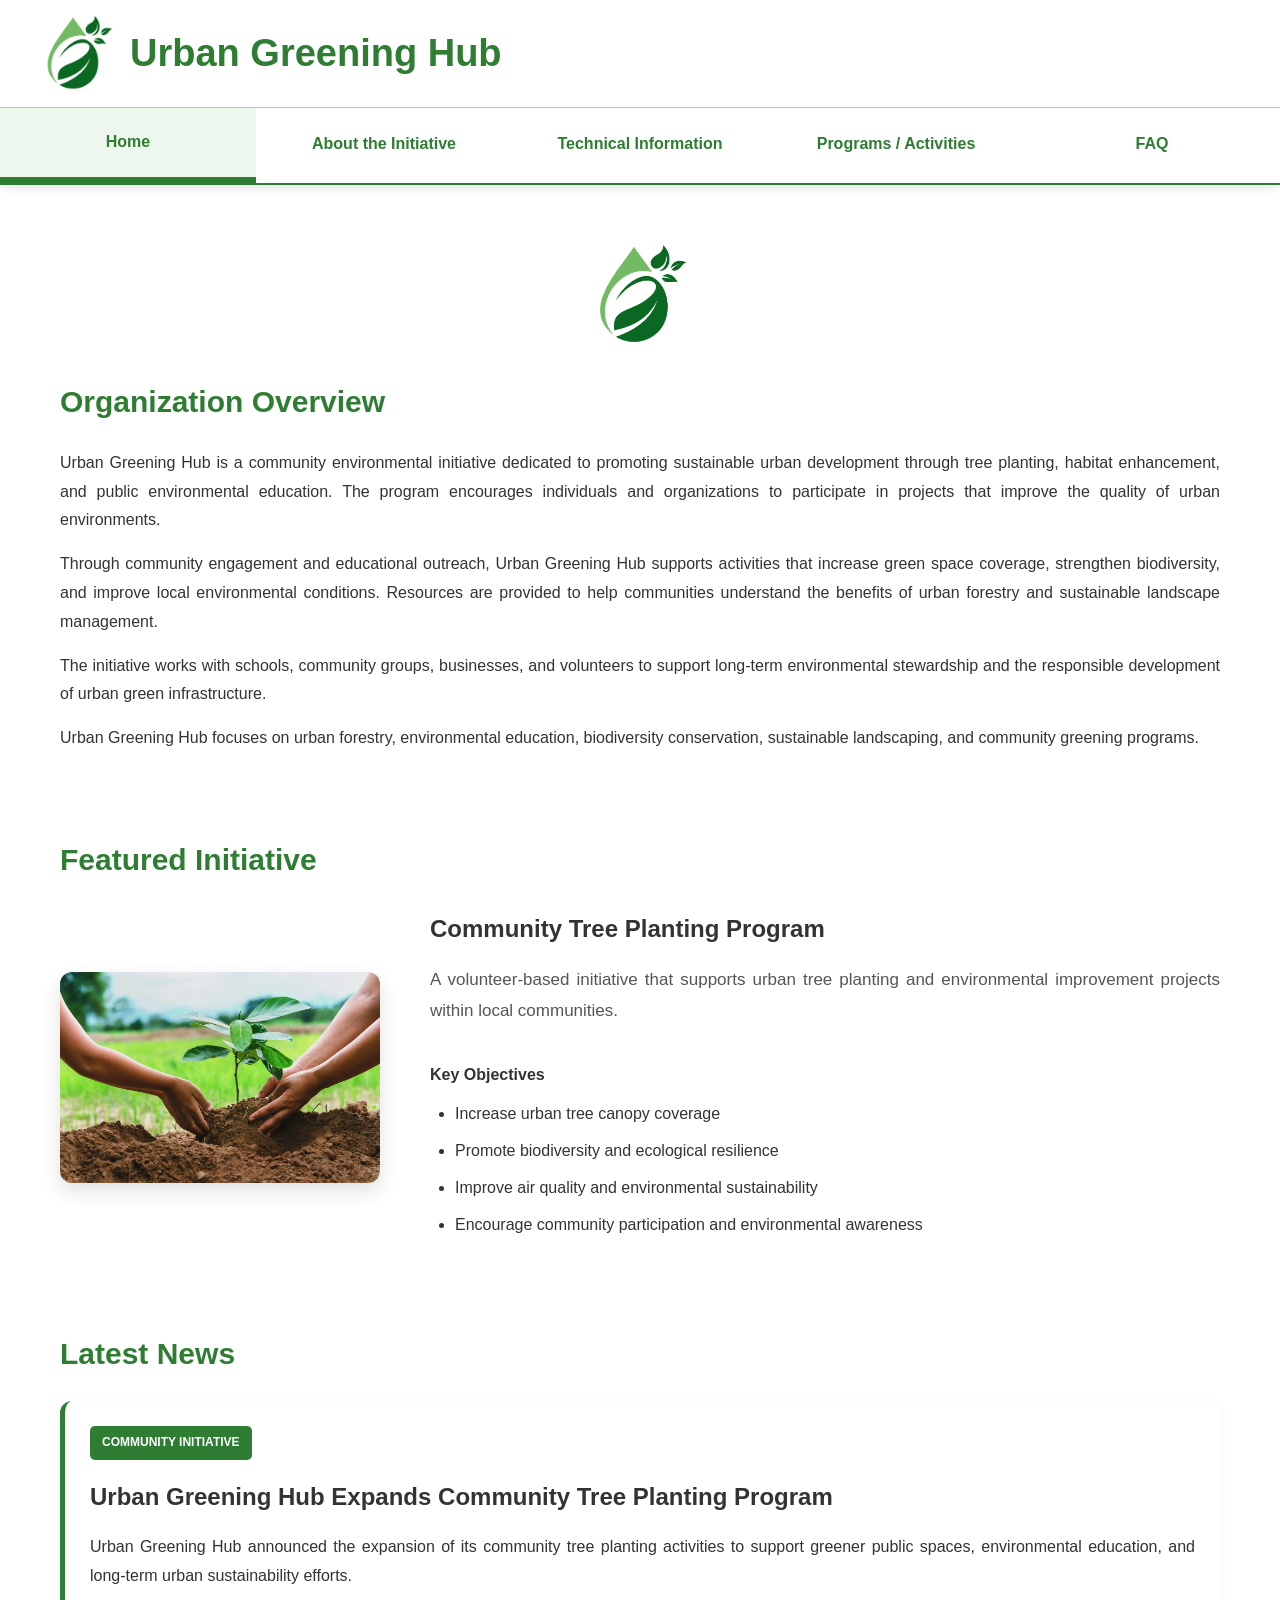
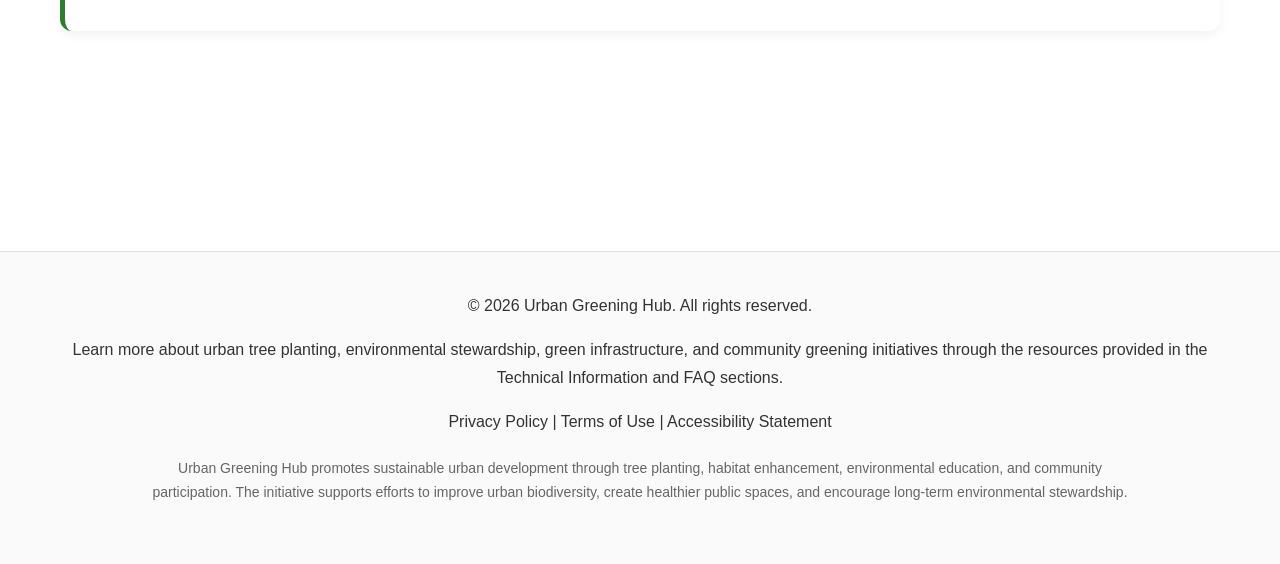
<file: index.html>
<!DOCTYPE html>
<html lang="en">
<head>
    <meta charset="UTF-8">
    <meta name="viewport" content="width=device-width, initial-scale=1.0">

    <title>Urban Greening Hub</title>

    <meta name="description"
        content="Urban Greening Hub promotes urban tree planting, environmental education, green infrastructure, and community-led sustainability initiatives.">
    <link rel="stylesheet" href="Assets/css/style.css">

    <!--Website Icon-->
    <link rel="icon" type="image/x-icon" href="Assets/image/logo.png">
</head>

<body class="theme-urban">
    <header>
        <!-- First row for putting the company name and logo -->
        <div class="company-header">
            <img src="Assets/image/logo.png" alt="Urban Greening Hub Logo" class="company-logo">
            <h2 class="company-name">
                Urban Greening Hub
            </h2>
        </div>

        <!-- Second row for the navigation menu -->
        <nav class="horizontal-nav">

            <a class="active" href="index.html"> Home </a>            
            <a href="about.html"> About the Initiative </a>
            <a href="spec.html"> Technical Information </a>
            <a href="features.html"> Programs / Activities </a>
            <a href="faq.html"> FAQ </a>
        </nav>
    </header>

    <main>
        <!-- COMPANY INTRODUCTION -->
        <section class="company-overview">
            <div class="company-logo-center">
                <img class="company-logo-large" src="Assets/image/logo.png" alt="Urban Greening Hub Logo">
            </div>

            <div class="company-description">
                <h2>Organization Overview</h2>
                <p>
                    Urban Greening Hub is a community environmental initiative
                    dedicated to promoting sustainable urban development through
                    tree planting, habitat enhancement, and public environmental
                    education. The program encourages individuals and organizations
                    to participate in projects that improve the quality of urban
                    environments.
                </p>
                <p>
                    Through community engagement and educational outreach,
                    Urban Greening Hub supports activities that increase green
                    space coverage, strengthen biodiversity, and improve local
                    environmental conditions. Resources are provided to help
                    communities understand the benefits of urban forestry and
                    sustainable landscape management.
                </p>
                <p>
                    The initiative works with schools, community groups,
                    businesses, and volunteers to support long-term environmental
                    stewardship and the responsible development of urban green
                    infrastructure.
                <p>
                    Urban Greening Hub focuses on urban forestry, environmental
                    education, biodiversity conservation, sustainable landscaping,
                    and community greening programs.
                </p>
            </div>
        </section>


        <!-- FEATURED PRODUCT -->
        <section class="featured-product">
            <h2>Featured Initiative</h2>

            <div class="featured-content">
                <div class="featured-image">
                    <img class="product-image-large" src="Assets/image/plant-tree.webp" alt="Urban Greening Hub Community Tree Planting Program Image">
                </div>

                <div class="featured-text">
                    <h3>Community Tree Planting Program</h3>
                    <p class="product-description">
                        A volunteer-based initiative that supports urban tree
                        planting and environmental improvement projects within
                        local communities.
                    </p>

                    <h4>Key Objectives</h4>
                    <ul>
                        <li>Increase urban tree canopy coverage</li>
                        <li>Promote biodiversity and ecological resilience</li>
                        <li>Improve air quality and environmental sustainability</li>
                        <li>Encourage community participation and environmental awareness</li>
                    </ul>
                </div>
            </div>
        </section>


        <!-- COMPANY NEWS -->
        <section class="company-news">
            <h2>Latest News</h2>

            <div class="info-card">
                <span class="news-tag">
                    COMMUNITY INITIATIVE
                </span>
                <h3>
                    Urban Greening Hub Expands Community Tree Planting Program
                </h3>
                <p>
                    Urban Greening Hub announced the expansion of its community
                    tree planting activities to support greener public spaces,
                    environmental education, and long-term urban sustainability
                    efforts.
                </p>
            </div>
        </section>
    </main>

    <!-- Footer -->
    <footer>
        <p>
            © 2026 Urban Greening Hub. All rights reserved.
        </p>

        <p>
            Learn more about urban tree planting, environmental stewardship,
            green infrastructure, and community greening initiatives through the
            resources provided in the Technical Information and FAQ sections.
        </p>

        <p>
            Privacy Policy | Terms of Use | Accessibility Statement
        </p>

        <p class="footer-company">
            Urban Greening Hub promotes sustainable urban development through
            tree planting, habitat enhancement, environmental education, and
            community participation. The initiative supports efforts to improve
            urban biodiversity, create healthier public spaces, and encourage
            long-term environmental stewardship.
        </p>
    </footer>

</body>
</html>
</file>
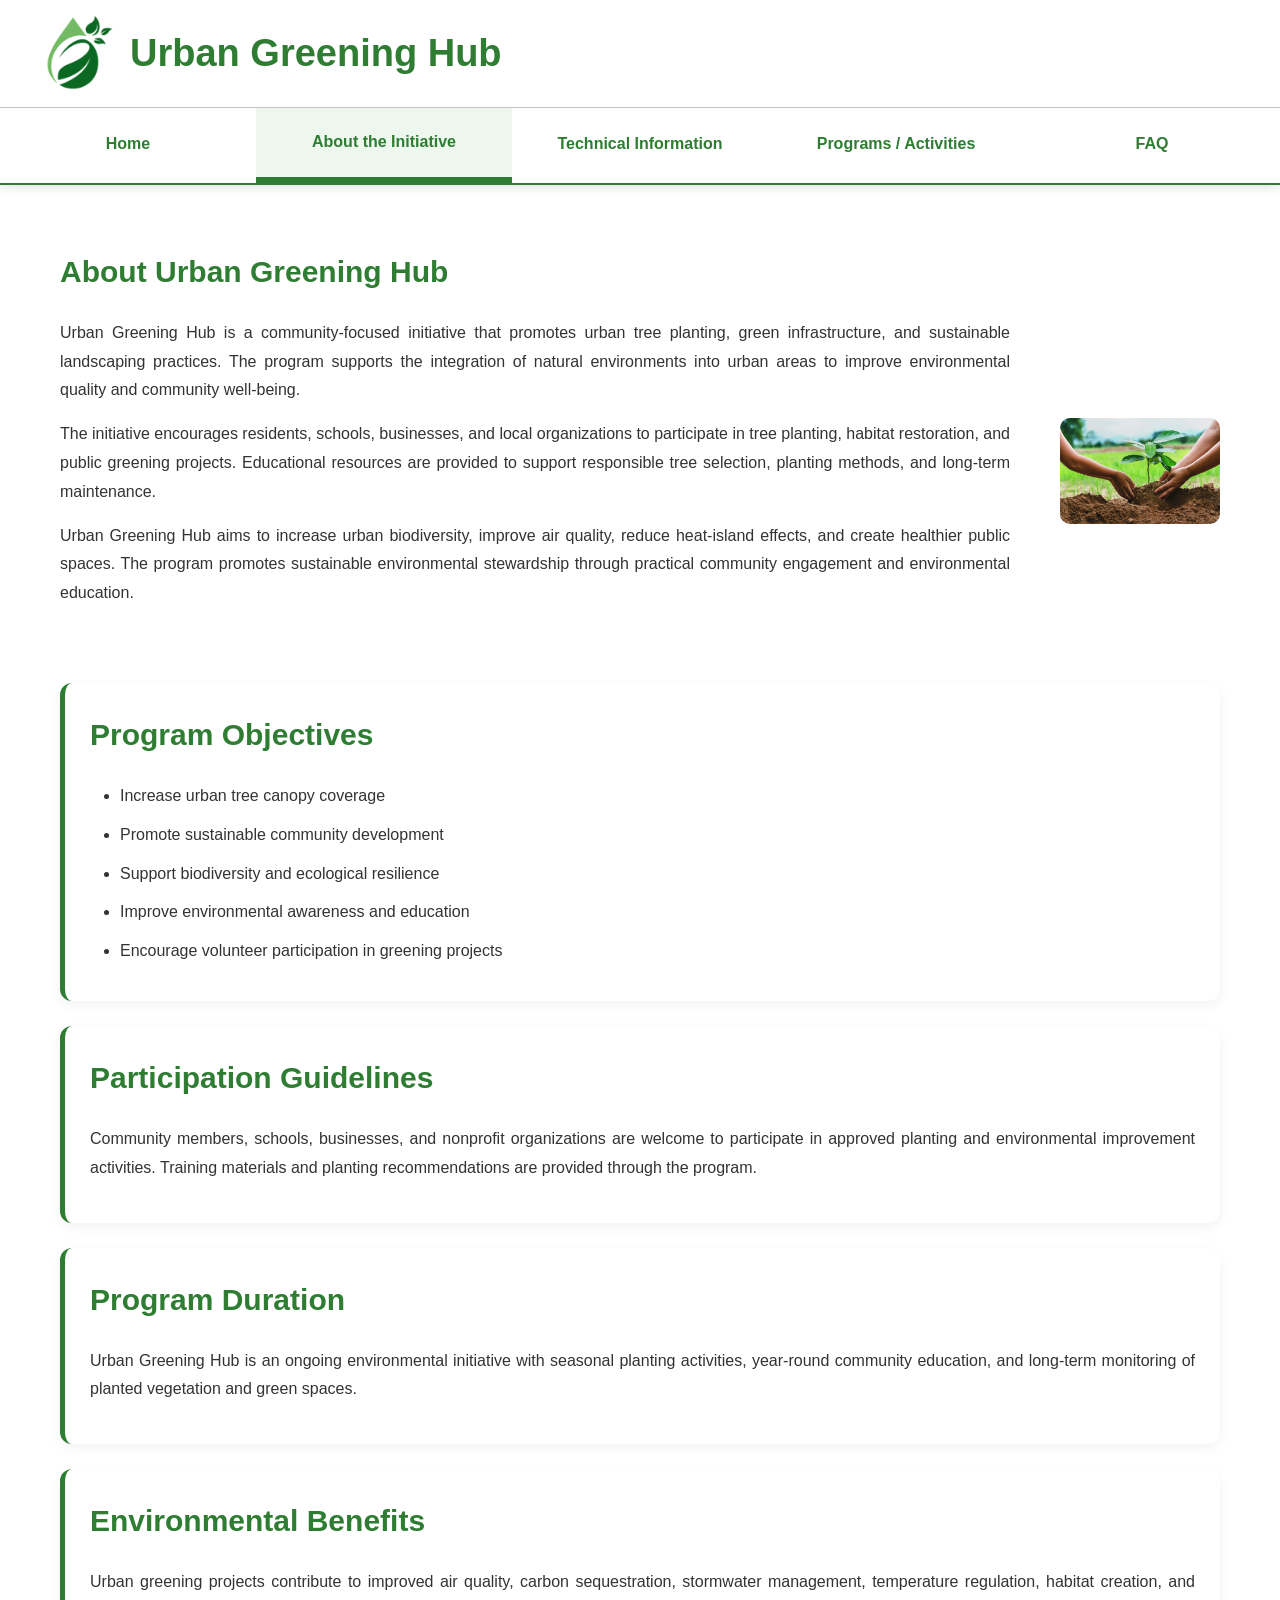
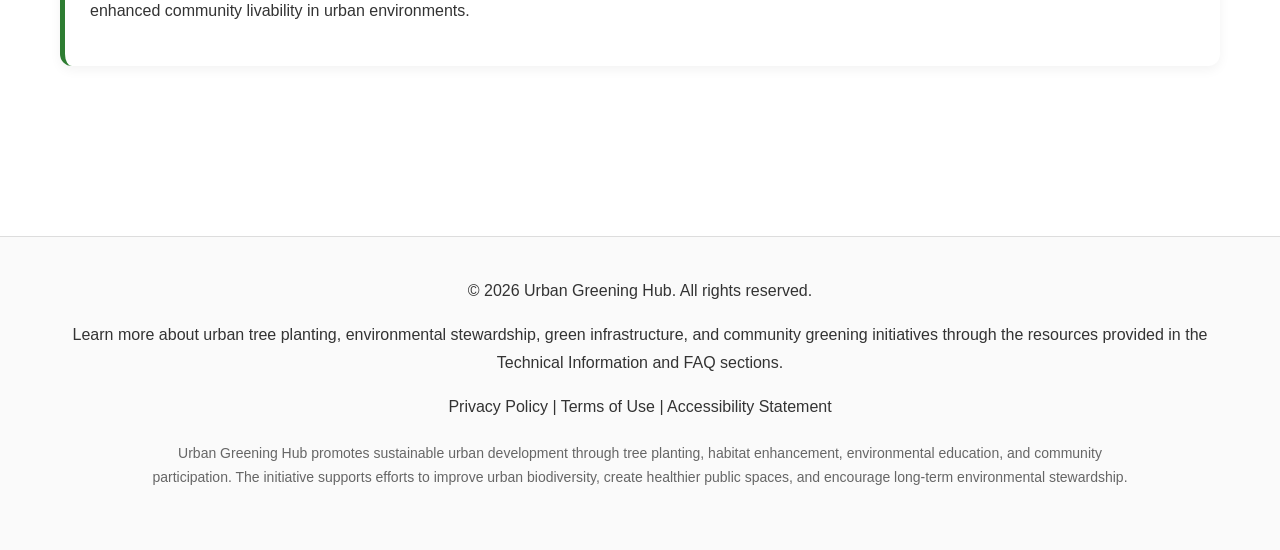
<file: about.html>
<!DOCTYPE html>
<html lang="en">
<head>
    <meta charset="UTF-8">
    <meta name="viewport" content="width=device-width, initial-scale=1.0">

    <title>Urban Greening Hub - About the Initiative</title>

    <meta name="description"
        content="Learn about Urban Greening Hub, a community initiative supporting urban tree planting, biodiversity conservation, environmental education, and sustainable green infrastructure.">
    <link rel="stylesheet" href="Assets/css/style.css">

    <!--Website Icon-->
    <link rel="icon" type="image/x-icon" href="Assets/image/logo.png">
</head>


<body class="theme-urban">
    <header>
        <!-- First row for putting the company name and logo -->
        <div class="company-header">
            <img src="Assets/image/logo.png" alt="Urban Greening Hub Logo" class="company-logo">
            <h2 class="company-name">
                Urban Greening Hub
            </h2>
        </div>

        <!-- Second row for the navigation menu -->
        <nav class="horizontal-nav">

            <a href="index.html"> Home </a>            
            <a class="active" href="about.html"> About the Initiative </a>
            <a href="spec.html"> Technical Information </a>
            <a href="features.html"> Programs / Activities </a>
            <a href="faq.html"> FAQ </a>
        </nav>
    </header> 
    
    <main>
        <!-- PROJECT DESCRIPTION -->
        <section class="about-section">
            <h2>About Urban Greening Hub</h2>

            <div class="about-top">

                <!-- project description -->
                <div class="about-description">
                    <p>
                        Urban Greening Hub is a community-focused initiative that
                        promotes urban tree planting, green infrastructure, and
                        sustainable landscaping practices. The program supports the
                        integration of natural environments into urban areas to
                        improve environmental quality and community well-being.
                    </p>

                    <p>
                        The initiative encourages residents, schools, businesses,
                        and local organizations to participate in tree planting,
                        habitat restoration, and public greening projects.
                        Educational resources are provided to support responsible
                        tree selection, planting methods, and long-term maintenance.
                    </p>

                    <p>
                        Urban Greening Hub aims to increase urban biodiversity,
                        improve air quality, reduce heat-island effects, and
                        create healthier public spaces. The program promotes
                        sustainable environmental stewardship through practical
                        community engagement and environmental education.
                    </p>
                </div>

                <!-- project image -->
                <div class="about-image">
                    <img class="product-image-small" src="Assets/image/plant-tree.webp" alt="Urban Greening Hub Activites Image">
                </div>

            </div>

            <!-- Program Objectives -->
            <div class="info-card">
                <h2>Program Objectives</h2>
                <ul>
                    <li>Increase urban tree canopy coverage</li>
                    <li>Promote sustainable community development</li>
                    <li>Support biodiversity and ecological resilience</li>
                    <li>Improve environmental awareness and education</li>
                    <li>Encourage volunteer participation in greening projects</li>
                </ul>
            </div>

            <!-- Participation Guidelines -->
            <div class="info-card">
                <h2>Participation Guidelines</h2>
                <p>
                    Community members, schools, businesses, and nonprofit
                    organizations are welcome to participate in approved planting
                    and environmental improvement activities. Training materials
                    and planting recommendations are provided through the program.
                </p>
            </div>

            <!-- Program Duration -->
            <div class="info-card">
                <h2>Program Duration</h2>
                <p>
                    Urban Greening Hub is an ongoing environmental initiative with
                    seasonal planting activities, year-round community education,
                    and long-term monitoring of planted vegetation and green spaces.
                </p>
            </div>

            <!-- Environmental Benefits -->
            <div class="info-card">
                <h2>Environmental Benefits</h2>
                <p>
                    Urban greening projects contribute to improved air quality,
                    carbon sequestration, stormwater management, temperature
                    regulation, habitat creation, and enhanced community
                    livability in urban environments.
                </p>
            </div>

        </section>
    </main>


    <!-- Footer -->
    <footer>
        <p>
            © 2026 Urban Greening Hub. All rights reserved.
        </p>

        <p>
            Learn more about urban tree planting, environmental stewardship,
            green infrastructure, and community greening initiatives through the
            resources provided in the Technical Information and FAQ sections.
        </p>

        <p>
            Privacy Policy | Terms of Use | Accessibility Statement
        </p>

        <p class="footer-company">
            Urban Greening Hub promotes sustainable urban development through
            tree planting, habitat enhancement, environmental education, and
            community participation. The initiative supports efforts to improve
            urban biodiversity, create healthier public spaces, and encourage
            long-term environmental stewardship.
        </p>
    </footer>

</body>
</html>
</file>
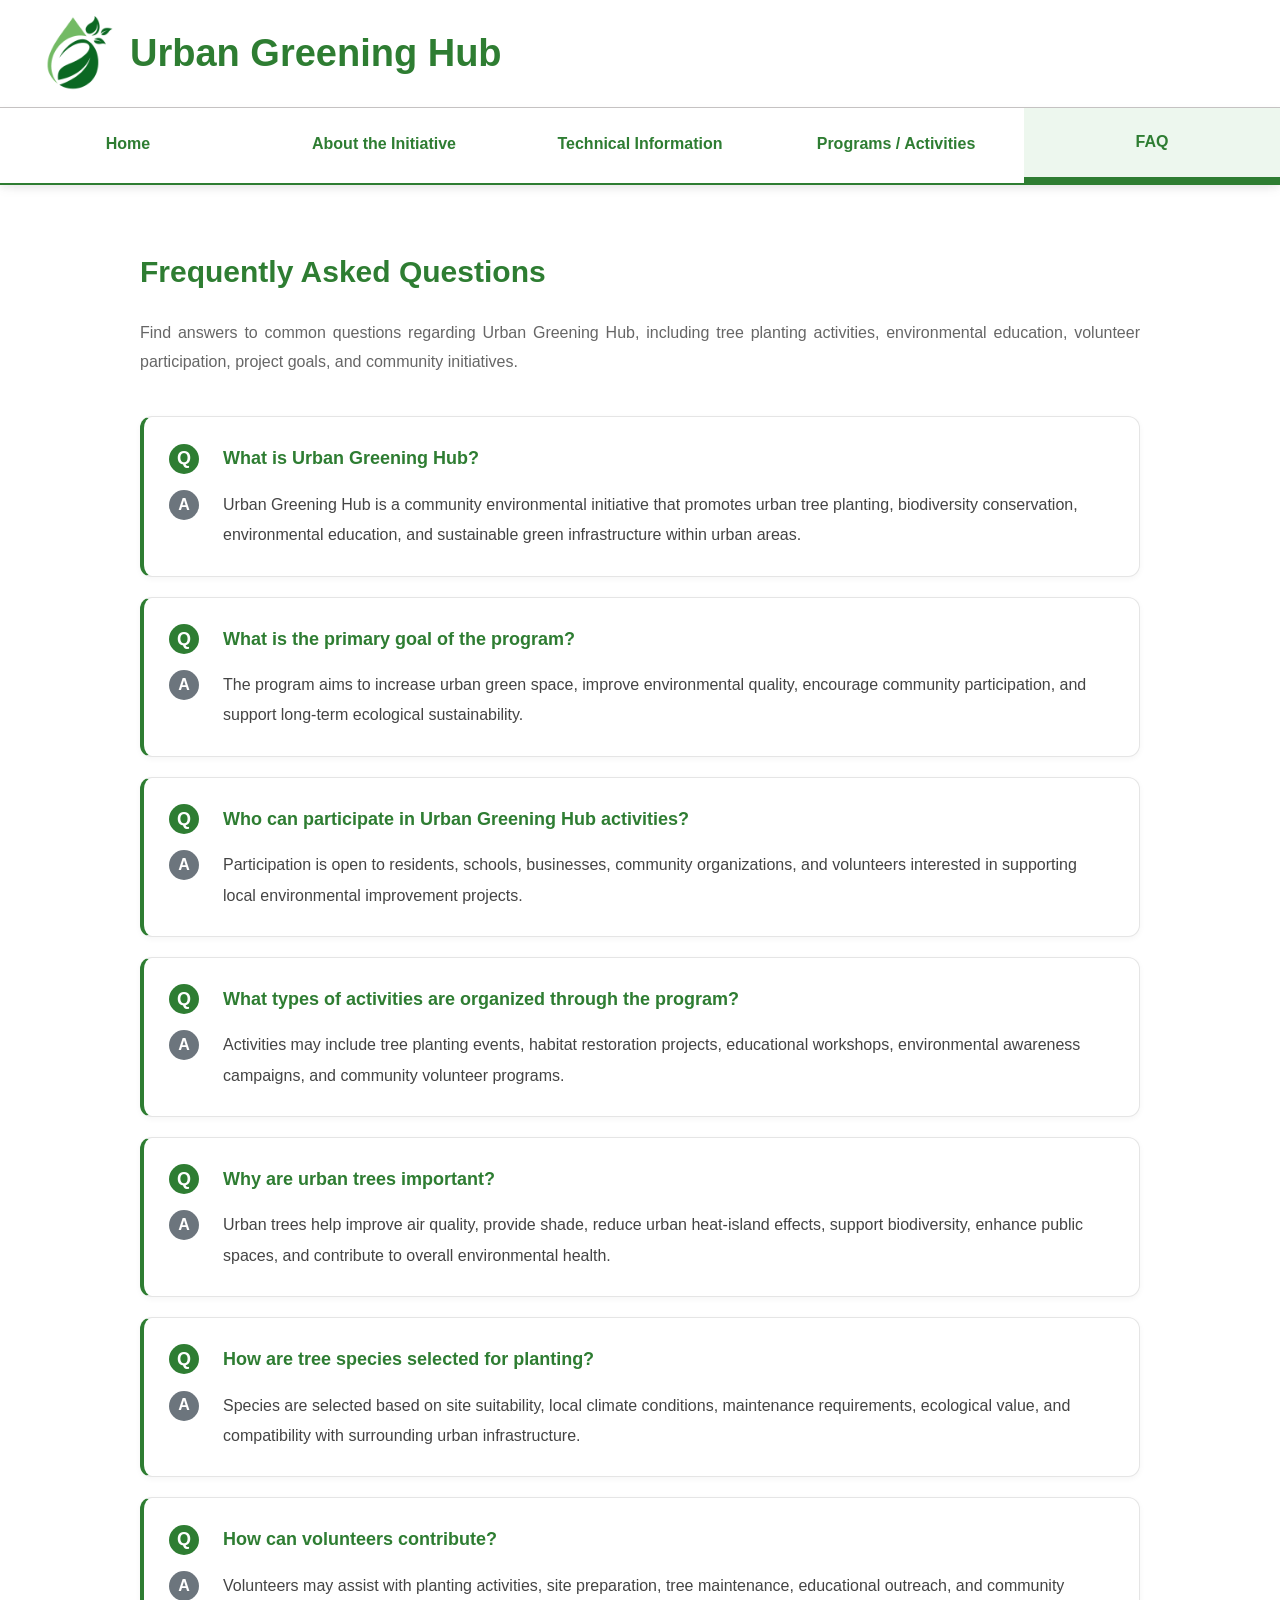
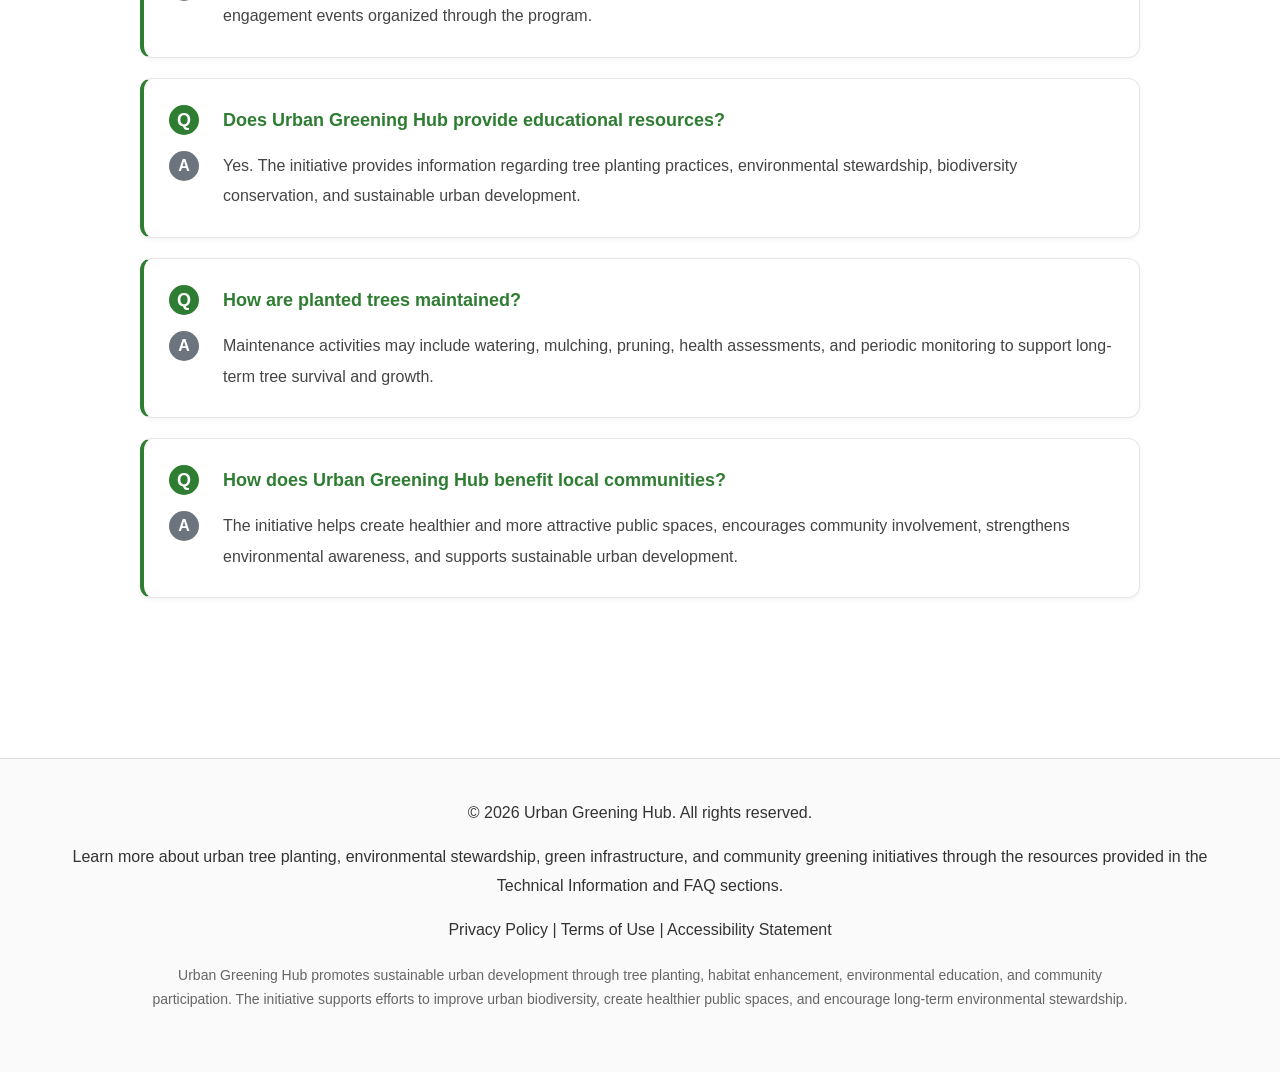
<file: faq.html>
<!DOCTYPE html>
<html lang="en">
<head>
    <meta charset="UTF-8">
    <meta name="viewport" content="width=device-width, initial-scale=1.0">

    <title>Urban Greening Hub - FAQ</title>

    <meta name="description"
        content="Find answers to frequently asked questions about Urban Greening Hub, including tree planting activities, environmental education, volunteer opportunities, and community greening initiatives.">
    <link rel="stylesheet" href="Assets/css/style.css">

    <!--Website Icon-->
    <link rel="icon" type="image/x-icon" href="Assets/image/logo.png">
</head>



<body class="theme-urban">
    <header>
        <!-- First row for putting the company name and logo -->
        <div class="company-header">
            <img src="Assets/image/logo.png" alt="Urban Greening Hub Logo" class="company-logo">
            <h2 class="company-name">
                Urban Greening Hub
            </h2>
        </div>

        <!-- Second row for the navigation menu -->
        <nav class="horizontal-nav">

            <a href="index.html"> Home </a>            
            <a href="about.html"> About the Initiative </a>
            <a href="spec.html"> Technical Information </a>
            <a href="features.html"> Programs / Activities </a>
            <a class="active" href="faq.html"> FAQ </a>
        </nav>
    </header>


    <main>
        <!--FAQ-->
        <section class="faq-section">
            <h2>Frequently Asked Questions</h2>

            <p class="faq-intro">
                Find answers to common questions regarding Urban Greening Hub,
                including tree planting activities, environmental education,
                volunteer participation, project goals, and community initiatives.
            </p>

            <div class="faq-item">
                <div class="question">
                    <span class="qa-badge">Q</span>
                    What is Urban Greening Hub?
                </div>
                <div class="answer">
                    <span class="qa-badge answer-badge">A</span>
                    Urban Greening Hub is a community environmental initiative that
                    promotes urban tree planting, biodiversity conservation,
                    environmental education, and sustainable green infrastructure
                    within urban areas.
                </div>
            </div>

            <div class="faq-item">
                <div class="question">
                    <span class="qa-badge">Q</span>
                    What is the primary goal of the program?
                </div>
                <div class="answer">
                    <span class="qa-badge answer-badge">A</span>
                    The program aims to increase urban green space, improve
                    environmental quality, encourage community participation,
                    and support long-term ecological sustainability.
                </div>
            </div>

            <div class="faq-item">
                <div class="question">
                    <span class="qa-badge">Q</span>
                    Who can participate in Urban Greening Hub activities?
                </div>
                <div class="answer">
                    <span class="qa-badge answer-badge">A</span>
                    Participation is open to residents, schools, businesses,
                    community organizations, and volunteers interested in
                    supporting local environmental improvement projects.
                </div>
            </div>

            <div class="faq-item">
                <div class="question">
                    <span class="qa-badge">Q</span>
                    What types of activities are organized through the program?
                </div>
                <div class="answer">
                    <span class="qa-badge answer-badge">A</span>
                    Activities may include tree planting events, habitat
                    restoration projects, educational workshops,
                    environmental awareness campaigns, and community
                    volunteer programs.
                </div>
            </div>

            <div class="faq-item">
                <div class="question">
                    <span class="qa-badge">Q</span>
                    Why are urban trees important?
                </div>
                <div class="answer">
                    <span class="qa-badge answer-badge">A</span>
                    Urban trees help improve air quality, provide shade,
                    reduce urban heat-island effects, support biodiversity,
                    enhance public spaces, and contribute to overall
                    environmental health.
                </div>
            </div>

            <div class="faq-item">
                <div class="question">
                    <span class="qa-badge">Q</span>
                    How are tree species selected for planting?
                </div>
                <div class="answer">
                    <span class="qa-badge answer-badge">A</span>
                    Species are selected based on site suitability,
                    local climate conditions, maintenance requirements,
                    ecological value, and compatibility with surrounding
                    urban infrastructure.
                </div>
            </div>

            <div class="faq-item">
                <div class="question">
                    <span class="qa-badge">Q</span>
                    How can volunteers contribute?
                </div>
                <div class="answer">
                    <span class="qa-badge answer-badge">A</span>
                    Volunteers may assist with planting activities,
                    site preparation, tree maintenance, educational outreach,
                    and community engagement events organized through the program.
                </div>
            </div>

            <div class="faq-item">
                <div class="question">
                    <span class="qa-badge">Q</span>
                    Does Urban Greening Hub provide educational resources?
                </div>
                <div class="answer">
                    <span class="qa-badge answer-badge">A</span>
                    Yes. The initiative provides information regarding
                    tree planting practices, environmental stewardship,
                    biodiversity conservation, and sustainable urban development.
                </div>
            </div>

            <div class="faq-item">
                <div class="question">
                    <span class="qa-badge">Q</span>
                    How are planted trees maintained?
                </div>
                <div class="answer">
                    <span class="qa-badge answer-badge">A</span>
                    Maintenance activities may include watering,
                    mulching, pruning, health assessments, and
                    periodic monitoring to support long-term tree survival
                    and growth.
                </div>
            </div>

            <div class="faq-item">
                <div class="question">
                    <span class="qa-badge">Q</span>
                    How does Urban Greening Hub benefit local communities?
                </div>
                <div class="answer">
                    <span class="qa-badge answer-badge">A</span>
                    The initiative helps create healthier and more attractive
                    public spaces, encourages community involvement,
                    strengthens environmental awareness, and supports
                    sustainable urban development.
                </div>
            </div>
        </section>
    </main>


    <!-- Footer -->
    <footer>
        <p>
            © 2026 Urban Greening Hub. All rights reserved.
        </p>

        <p>
            Learn more about urban tree planting, environmental stewardship,
            green infrastructure, and community greening initiatives through the
            resources provided in the Technical Information and FAQ sections.
        </p>

        <p>
            Privacy Policy | Terms of Use | Accessibility Statement
        </p>

        <p class="footer-company">
            Urban Greening Hub promotes sustainable urban development through
            tree planting, habitat enhancement, environmental education, and
            community participation. The initiative supports efforts to improve
            urban biodiversity, create healthier public spaces, and encourage
            long-term environmental stewardship.
        </p>
    </footer>

</body>
</html>
</file>
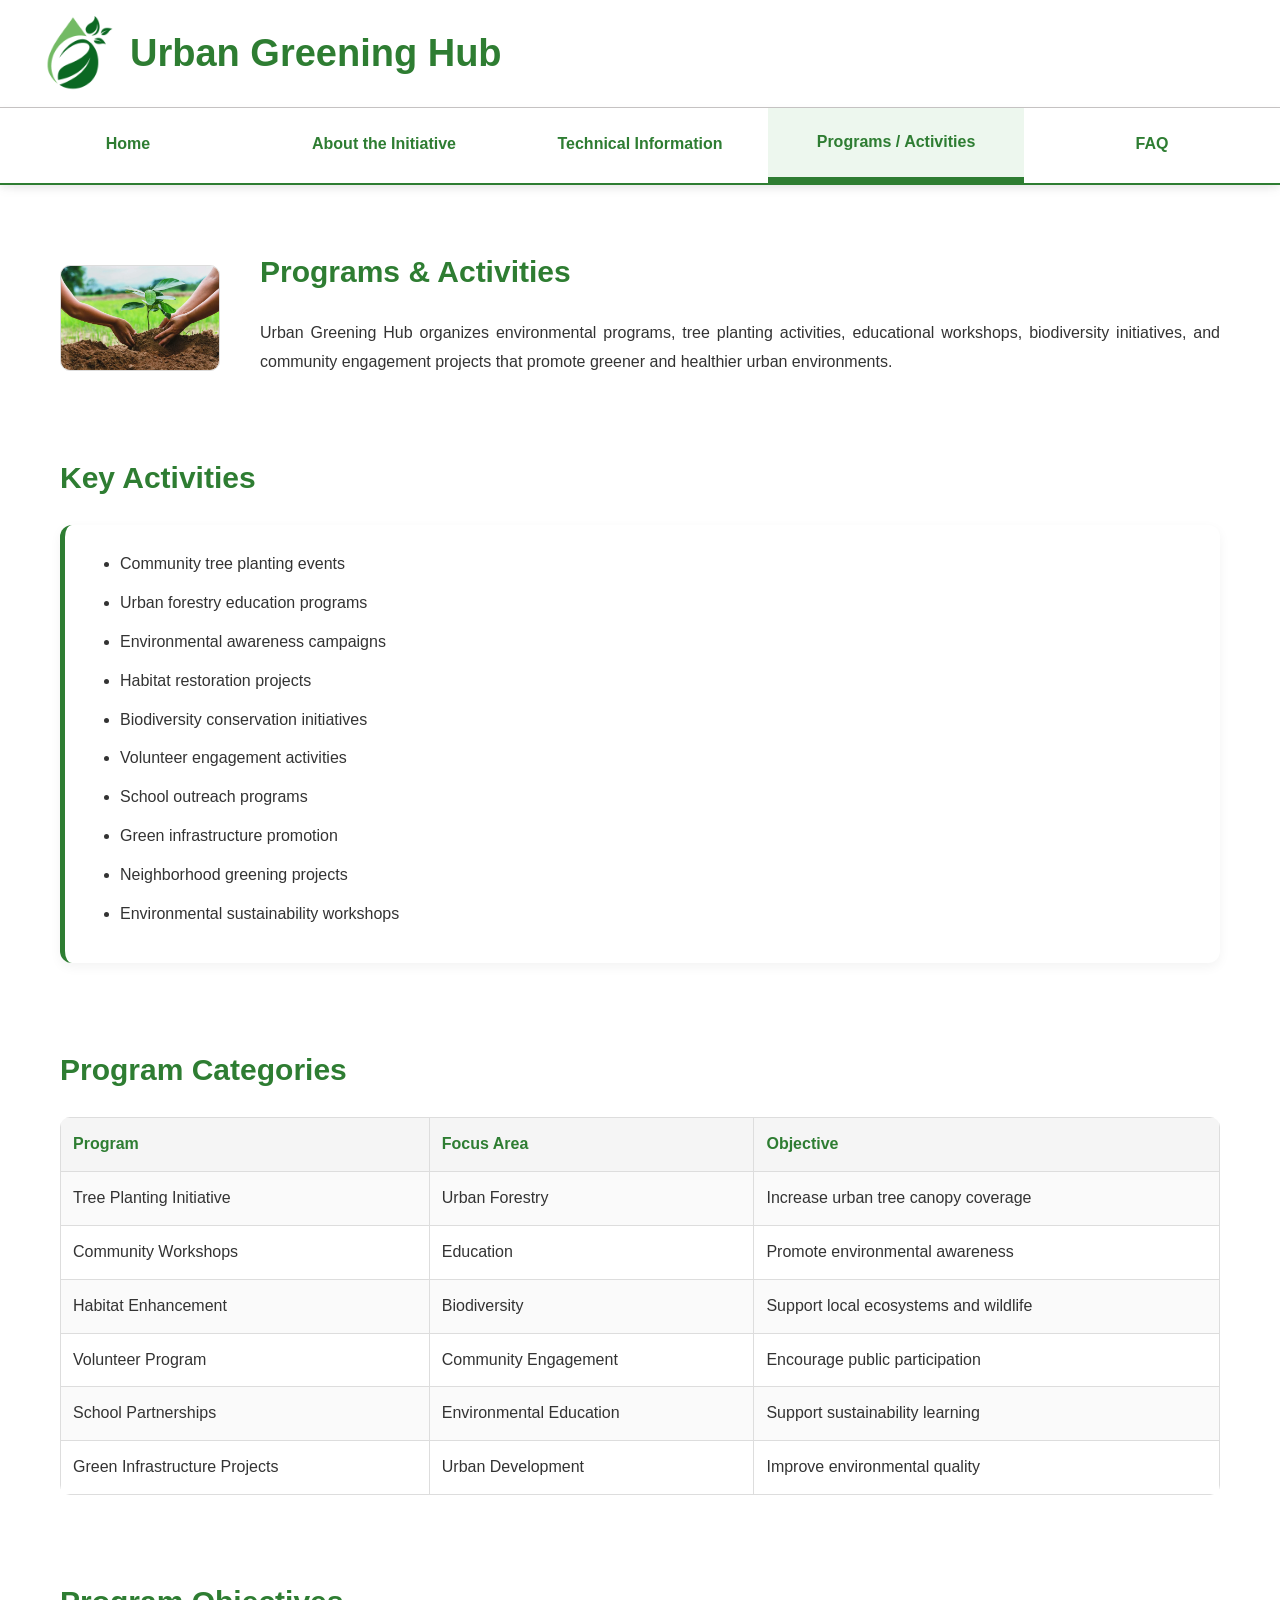
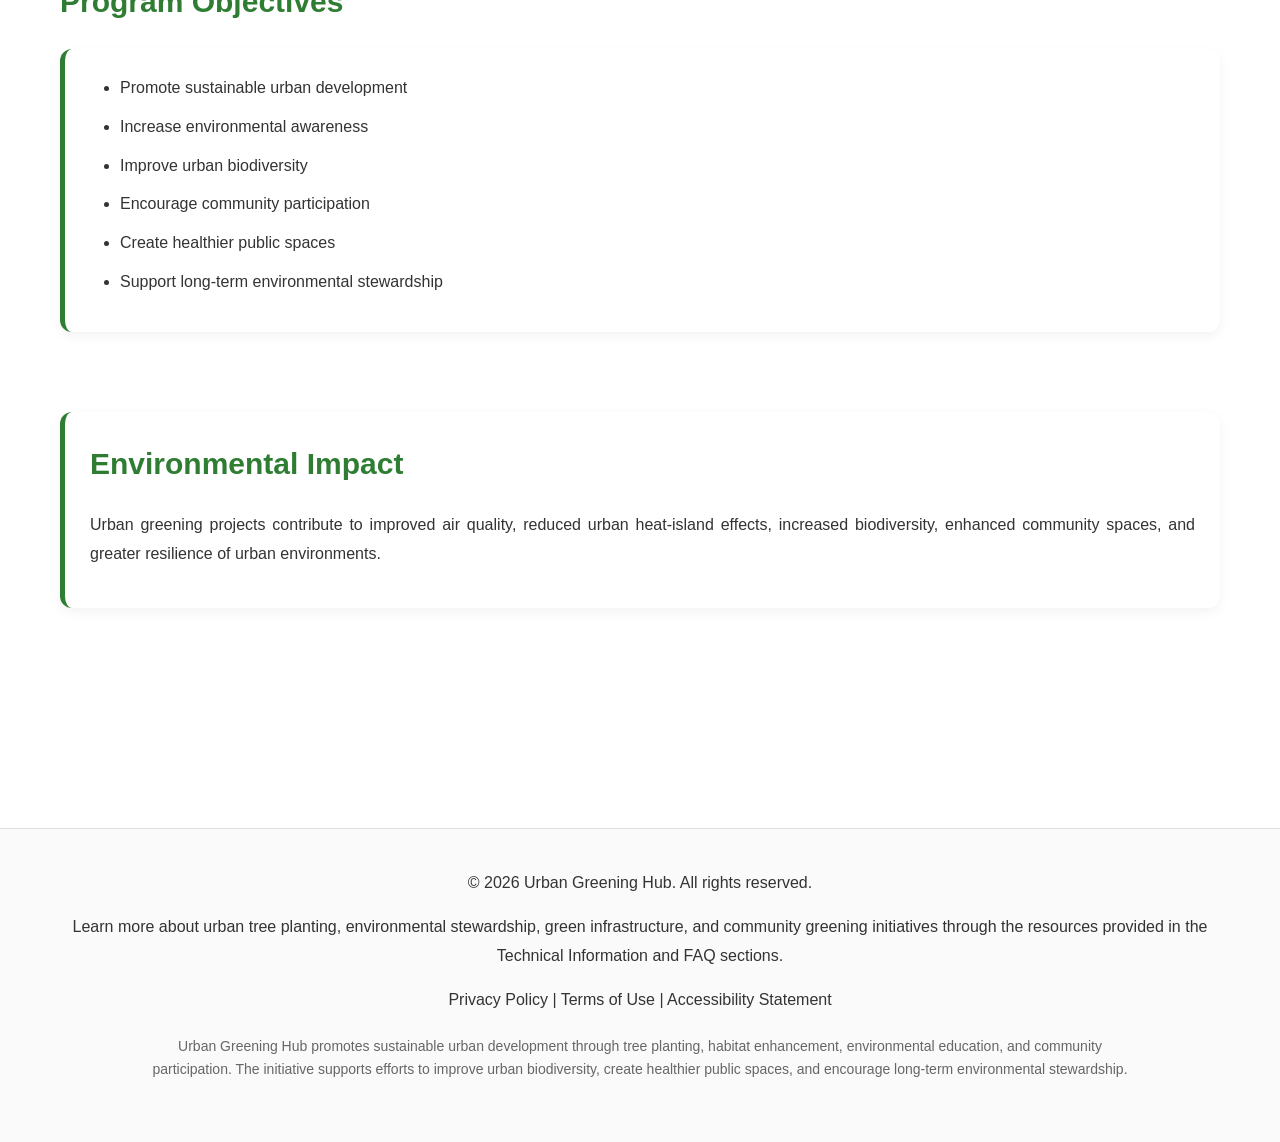
<file: features.html>
<!DOCTYPE html>
<html lang="en">
<head>
    <meta charset="UTF-8">
    <meta name="viewport" content="width=device-width, initial-scale=1.0">

    <title>Urban Greening Hub - Programs / Activities</title>

    <meta name="description"
        content="Learn about Urban Greening Hub programs and activities, including community tree planting, environmental education, biodiversity conservation, and sustainable urban development initiatives.">
    <link rel="stylesheet" href="Assets/css/style.css">

    <!--Website Icon-->
    <link rel="icon" type="image/x-icon" href="Assets/image/logo.png">
</head>




<body class="theme-urban">
    <header>
        <!-- First row for putting the company name and logo -->
        <div class="company-header">
            <img src="Assets/image/logo.png" alt="Urban Greening Hub Logo" class="company-logo">
            <h2 class="company-name">
                Urban Greening Hub
            </h2>
        </div>

        <!-- Second row for the navigation menu -->
        <nav class="horizontal-nav">

            <a href="index.html"> Home </a>            
            <a href="about.html"> About the Initiative </a>
            <a href="spec.html"> Technical Information </a>
            <a class="active" href="features.html"> Programs / Activities </a>
            <a href="faq.html"> FAQ </a>
        </nav>
    </header>



    <!--Main Content-->
    <main>
        <!--Product overiew-->
        <section class="feature-summary">
            <div class="feature-image">
                <img class="product-image-small" src="Assets/image/plant-tree.webp" alt="Urban Greening Hub Activites Image">
            </div>

            <div class="feature-intro">
                <h2>Programs & Activities</h2>
                <p>
                    Urban Greening Hub organizes environmental programs,
                    tree planting activities, educational workshops,
                    biodiversity initiatives, and community engagement
                    projects that promote greener and healthier urban
                    environments.
                </p>
            </div>
        </section>


        <!--Key features-->
        <section>
            <h2>Key Activities</h2>

            <div class="info-card">
                <ul>
                    <li>Community tree planting events</li>
                    <li>Urban forestry education programs</li>
                    <li>Environmental awareness campaigns</li>
                    <li>Habitat restoration projects</li>
                    <li>Biodiversity conservation initiatives</li>
                    <li>Volunteer engagement activities</li>
                    <li>School outreach programs</li>
                    <li>Green infrastructure promotion</li>
                    <li>Neighborhood greening projects</li>
                    <li>Environmental sustainability workshops</li>
                </ul>
            </div>
        </section>


        <!--Composition table-->
        <section>
            <h2>Program Categories</h2>

            <table>
                <tr>
                    <th>Program</th>
                    <th>Focus Area</th>
                    <th>Objective</th>
                </tr>
                <tr>
                    <td>Tree Planting Initiative</td>
                    <td>Urban Forestry</td>
                    <td>Increase urban tree canopy coverage</td>
                </tr>
                <tr>
                    <td>Community Workshops</td>
                    <td>Education</td>
                    <td>Promote environmental awareness</td>
                </tr>
                <tr>
                    <td>Habitat Enhancement</td>
                    <td>Biodiversity</td>
                    <td>Support local ecosystems and wildlife</td>
                </tr>
                <tr>
                    <td>Volunteer Program</td>
                    <td>Community Engagement</td>
                    <td>Encourage public participation</td>
                </tr>
                <tr>
                    <td>School Partnerships</td>
                    <td>Environmental Education</td>
                    <td>Support sustainability learning</td>
                </tr>
                <tr>
                    <td>Green Infrastructure Projects</td>
                    <td>Urban Development</td>
                    <td>Improve environmental quality</td>
                </tr>
            </table>
            
        </section>


        <!--Product Claims-->
        <section>
            <h2>Program Objectives</h2>

            <div class="info-card">
                <ul>
                    <li>Promote sustainable urban development</li>
                    <li>Increase environmental awareness</li>
                    <li>Improve urban biodiversity</li>
                    <li>Encourage community participation</li>
                    <li>Create healthier public spaces</li>
                    <li>Support long-term environmental stewardship</li>
                </ul>
            </div>
        </section>


        <section>
            <div class="info-card">
                <h2>Environmental Impact</h2>
                <p>
                    Urban greening projects contribute to improved air
                    quality, reduced urban heat-island effects,
                    increased biodiversity, enhanced community spaces,
                    and greater resilience of urban environments.
                </p>
            </div>
        </section>
    </main>


    <!-- Footer -->
    <footer>
        <p>
            © 2026 Urban Greening Hub. All rights reserved.
        </p>

        <p>
            Learn more about urban tree planting, environmental stewardship,
            green infrastructure, and community greening initiatives through the
            resources provided in the Technical Information and FAQ sections.
        </p>

        <p>
            Privacy Policy | Terms of Use | Accessibility Statement
        </p>

        <p class="footer-company">
            Urban Greening Hub promotes sustainable urban development through
            tree planting, habitat enhancement, environmental education, and
            community participation. The initiative supports efforts to improve
            urban biodiversity, create healthier public spaces, and encourage
            long-term environmental stewardship.
        </p>
    </footer>

</body>
</html>
</file>
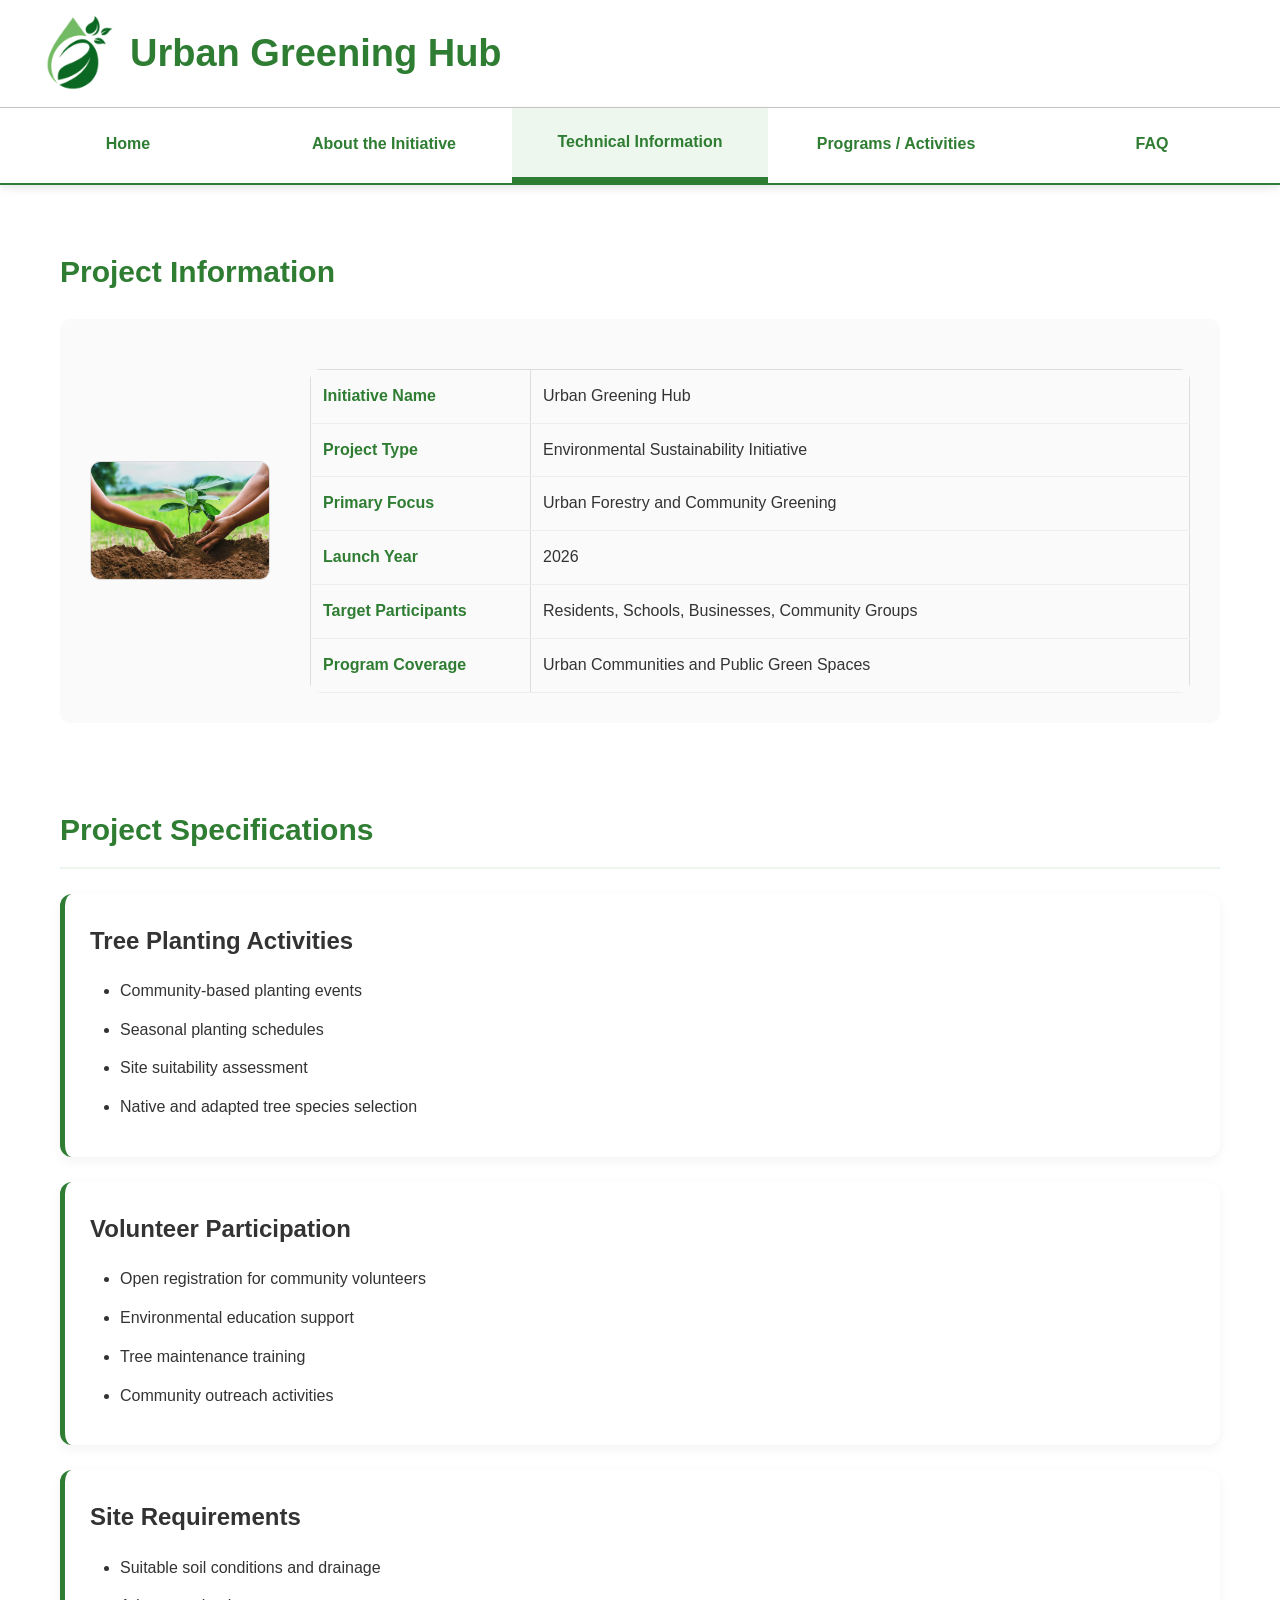
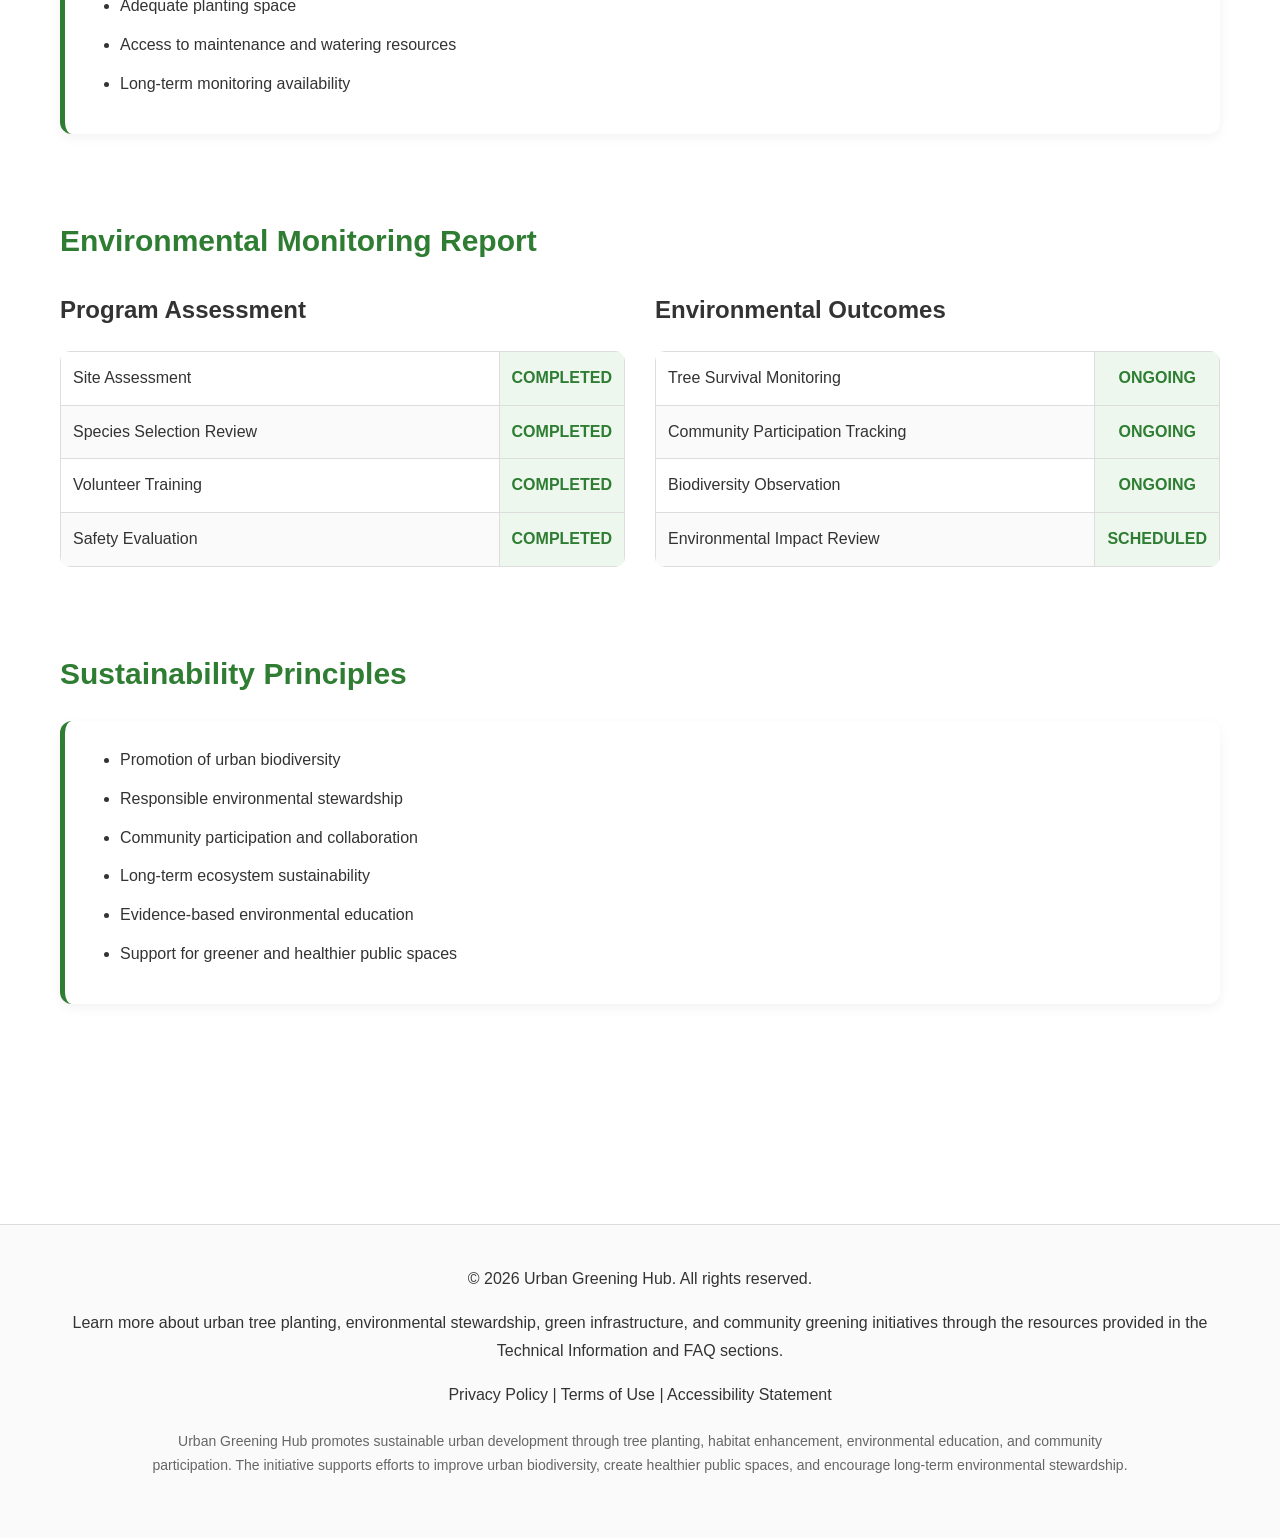
<file: spec.html>
<!DOCTYPE html>
<html lang="en">
<head>
    <meta charset="UTF-8">
    <meta name="viewport" content="width=device-width, initial-scale=1.0">

    <title>Urban Greening Hub - Technical Information</title>

    <meta name="description"
        content="Find the technical specifications for Multivitamin X3, including dimensions, weight, quality reports, and dosage information.">
    <link rel="stylesheet" href="Assets/css/style.css">

    <!--Website Icon-->
    <link rel="icon" type="image/x-icon" href="Assets/image/logo.png">
</head>




<body class="theme-urban">
    <header>
        <!-- First row for putting the company name and logo -->
        <div class="company-header">
            <img src="Assets/image/logo.png" alt="Urban Greening Hub Logo" class="company-logo">
            <h2 class="company-name">
                Urban Greening Hub
            </h2>
        </div>

        <!-- Second row for the navigation menu -->
        <nav class="horizontal-nav">

            <a href="index.html"> Home </a>            
            <a href="about.html"> About the Initiative </a>
            <a class="active" href="spec.html"> Technical Information </a>
            <a href="features.html"> Programs / Activities </a>
            <a href="faq.html"> FAQ </a>
        </nav>
    </header>



    <main>
        <h2>Project Information</h2>
        <section class="spec-summary">
            <!--Product image-->
            <div class="spec-image">
                <img class="product-image-medium" src="Assets/image/plant-tree.webp" alt="Urban Greening Hub Image">
            </div>

            <!--Manufacturer information table-->
            <div class="spec-info">
                <table class="summary-table">
                    <tr>
                        <td>Initiative Name</td>
                        <td>Urban Greening Hub</td>
                    </tr>
                    <tr>
                        <td>Project Type</td>
                        <td>Environmental Sustainability Initiative</td>
                    </tr>
                    <tr>
                        <td>Primary Focus</td>
                        <td>Urban Forestry and Community Greening</td>
                    </tr>
                    <tr>
                        <td>Launch Year</td>
                        <td>2026</td>
                    </tr>
                    <tr>
                        <td>Target Participants</td>
                        <td>Residents, Schools, Businesses, Community Groups</td>
                    </tr>
                    <tr>
                        <td>Program Coverage</td>
                        <td>Urban Communities and Public Green Spaces</td>
                    </tr>
                </table>
            </div>
        </section>


        <!--Product Specifications-->
        <section>
            <h2 class="spec-section-title">Project Specifications</h2>

            <div class="info-card">
                <h3>Tree Planting Activities</h3>
                <ul>
                    <li>Community-based planting events</li>
                    <li>Seasonal planting schedules</li>
                    <li>Site suitability assessment</li>
                    <li>Native and adapted tree species selection</li>
                </ul>
            </div>

            <div class="info-card">
                <h3>Volunteer Participation</h3>
                <ul>
                    <li>Open registration for community volunteers</li>
                    <li>Environmental education support</li>
                    <li>Tree maintenance training</li>
                    <li>Community outreach activities</li>
                </ul>
            </div>

            <div class="info-card">
                <h3>Site Requirements</h3>
                <ul>
                    <li>Suitable soil conditions and drainage</li>
                    <li>Adequate planting space</li>
                    <li>Access to maintenance and watering resources</li>
                    <li>Long-term monitoring availability</li>
                </ul>
            </div>
        </section>


        <!--Quality Control Report-->
        <section>
            <h2>Environmental Monitoring Report</h2>
            <div class="qc-container">
                <div class="qc-table">
                    <h3>Program Assessment</h3>

                    <table class="report-table">
                        <tr>
                            <td>Site Assessment</td>
                            <td>Completed</td>
                        </tr>
                        <tr>
                            <td>Species Selection Review</td>
                            <td>Completed</td>
                        </tr>
                        <tr>
                            <td>Volunteer Training</td>
                            <td>Completed</td>
                        </tr>
                        <tr>
                            <td>Safety Evaluation</td>
                            <td>Completed</td>
                        </tr>
                    </table>
                </div>

                <div class="qc-table">
                    <h3>Environmental Outcomes</h3>
                    <table class="report-table">
                        <tr>
                            <td>Tree Survival Monitoring</td>
                            <td>Ongoing</td>
                        </tr>
                        <tr>
                            <td>Community Participation Tracking</td>
                            <td>Ongoing</td>
                        </tr>
                        <tr>
                            <td>Biodiversity Observation</td>
                            <td>Ongoing</td>
                        </tr>
                        <tr>
                            <td>Environmental Impact Review</td>
                            <td>Scheduled</td>
                        </tr>
                    </table>
                </div>
            </div>
        </section>


        <!--Regulatory Compliance-->
        <section>
            <h2>Sustainability Principles</h2>
            <div class="info-card">
                <ul>
                    <li>Promotion of urban biodiversity</li>
                    <li>Responsible environmental stewardship</li>
                    <li>Community participation and collaboration</li>
                    <li>Long-term ecosystem sustainability</li>
                    <li>Evidence-based environmental education</li>
                    <li>Support for greener and healthier public spaces</li>
                </ul>
            </div>
        </section>
    </main>



    <!-- Footer -->
    <footer>
        <p>
            © 2026 Urban Greening Hub. All rights reserved.
        </p>
        <p>
            Learn more about urban tree planting, environmental stewardship,
            green infrastructure, and community greening initiatives through the
            resources provided in the Technical Information and FAQ sections.
        </p>
        <p>
            Privacy Policy | Terms of Use | Accessibility Statement
        </p>
        <p class="footer-company">
            Urban Greening Hub promotes sustainable urban development through
            tree planting, habitat enhancement, environmental education, and
            community participation. The initiative supports efforts to improve
            urban biodiversity, create healthier public spaces, and encourage
            long-term environmental stewardship.
        </p>
    </footer>

</body>
</html>
</file>
<file: Assets/css/style.css>
/* =========================================
   RESET
========================================= */
* {
    margin: 0;
    padding: 0;
    box-sizing: border-box;
}


/* =========================================
   THEME VARIABLES - change the website color base on different topics
========================================= */
:root{
    --primary-color:#146c43;
    --primary-light:#e9f5ee;
    --primary-hover:#0f5333;
    --text-color:#333333;
    --page-background:#ffffff;
    --card-background:#fafafa;
    --border-color:#dddddd;
    --table-header:#f5f5f5;
    --shadow-light:0 2px 6px rgba(0,0,0,0.04);
    --shadow-hover:0 6px 16px rgba(0,0,0,0.08);
}

/* Supplements: Leafora Laboritries */
body.theme-supplement{
    --primary-color:#146c43;
    --primary-light:#e9f5ee;
    --primary-hover:#0f5333;
}

/* Food: Potato Foods International */
body.theme-potato{
    --primary-color:#b8862f;
    --primary-light:#fbf4e6;
    --primary-hover:#8e6921;
}

/* Earphones: SonicWave Technologies */
body.theme-earphones{
    --primary-color:#163ecb;
    --primary-light:#eef2ff;
    --primary-hover:#102c95;
}

/* Mouse: Precision Peripherals Ltd. */
body.theme-mouse{
    --primary-color:#6d28d9;
    --primary-light:#f4efff;
    --primary-hover:#5b21b6;
}

/* Water Bottle: AquaSteel Drinkware */
body.theme-bottle{
    --primary-color:#f57c1f;
    --primary-light:#fff4e8;
    --primary-hover:#cf6311;
}

body.theme-urban{
    --primary-color:#2e7d32;
    --primary-light:#edf7ee;
    --primary-hover:#1b5e20;
}


/* =========================================
   GLOBAL TYPOGRAPHY
========================================= */
html {
    scroll-behavior: smooth;
}

body {
    font-family: Arial, Helvetica, sans-serif;
    line-height: 1.8;
    color: var(--text-color);
    background-color: #f9fafb;
}

body {
    font-family: Arial, Helvetica, sans-serif;
    line-height: 1.8;
    color: var(--text-color);
    background-color: var(--page-background);
}

h1{
    text-align: center;
    color: var(--primary-color);
    font-size: 42px;
    margin-bottom: 20px;
}

h2{
    color: var(--primary-color);
    font-size: 30px;
    margin-bottom: 20px;
}

h3{
    font-size: 24px;
    margin-bottom: 15px;
}

h4{
    margin-top: 20px;
    margin-bottom: 10px;
}

p{
    margin-bottom: 15px;
    text-align: justify;
}

ul {
    margin-left: 30px;
}

li {
    margin-bottom: 10px;
}


/* =========================================
   LAYOUT
========================================= */
main {
    padding: 60px;
}

section {
    margin-bottom: 80px;
}


/* =========================================
   REUSABLE COMPONENTS
========================================= */
.info-card{
    background:white;
    border-left:5px solid var(--primary-color);
    border-radius:12px;
    padding:25px;
    margin-bottom:25px;
    box-shadow:0 4px 12px rgba(0,0,0,0.05);
    transition:0.25s ease;
}
.info-card:hover{
    transform:translateY(-3px);
    box-shadow:0 8px 20px rgba(0,0,0,0.08);
}

.c2pa-badge{
    display:inline-block;
    padding:4px 10px;
    margin-left:10px;
    font-size:12px;
    font-weight:600;
    color:var(--primary-color);
    background:var(--primary-light);
    border:1px solid var(--primary-color);
    border-radius:20px;
}


/* =========================================
   ADVANCED LAYOUT COMPONENTS: for Test 4
========================================= */
.highlight-grid{
    display:grid;
    grid-template-columns:repeat(auto-fit,minmax(250px,1fr));
    gap:20px;
}
.feature-highlight{
    background:var(--card-background);
    border-left:5px solid var(--primary-color);
    border-radius:10px;
    padding:20px;
}
.image-gallery{
    display:flex;
    flex-wrap:wrap;
    gap:20px;
    justify-content:center;
}
.spec-grid{
    display:grid;
    grid-template-columns:repeat(auto-fit,minmax(300px,1fr));
    gap:20px;
}

/* =========================================
   STANDARD IMAGE SIZES
========================================= */
/* Company Logo */
.company-logo{
    width:75px;
    height:75px;
    object-fit:contain;
    flex-shrink:0;
}

/* Homepage Logo */
.company-logo-large{
    width:100px;
    height:100px;
    object-fit:contain;
    display:block;
    margin:auto;
}

/* Product Images */
.product-image-large{
    width:320px;
    height:auto;
    border-radius:10px;
    display:block;
}
.product-image-medium{
    width:220px;
    height:auto;
    border-radius:10px;
    display:block;
}
.product-image-small{
    width:160px;
    height:auto;
    border-radius:10px;
    display:block;
}


/* =========================================
   HEADER
========================================= */
header {
    position: sticky;
    top: 0;
    z-index: 1000;
    background: white;
    box-shadow:0 3px 12px rgba(0,0,0,0.06);
}

.company-header {
    display: flex;
    align-items: center;
    gap: 15px;
    padding: 16px 40px;
}

.company-name {
    display: flex;
    align-items: center;
    font-size: 44px;
    font-weight: bold;
    color: var(--primary-color);
    margin: 0;
    line-height: 1;
}



img{
    max-width:100%;
    height:auto;
}


/* =========================================
   NAVIGATION BAR
========================================= */
.horizontal-nav {
    display: flex;
    justify-content: space-evenly;
    align-items: center;
    width: 100%;
   /* min-height: 70px;*/
    background-color: white;
    border-top: 1px solid #bebabae1;
    border-bottom: 2px solid var(--primary-color);
    box-shadow: 0 3px 8px rgba(0, 0, 0, 0.05);
}

.horizontal-nav a {
    flex: 1;
    text-align: center;
    text-decoration: none;
    color: var(--primary-color);
    font-size: 16px;
    font-weight: 600;
    padding: 20px 15px;
    transition: 0.2s ease;
    white-space: nowrap;
    border-bottom: 2px solid transparent;
}

/* Hover Effect */
.horizontal-nav a:hover {
    background-color: var(--primary-light);
    border-bottom: 6px solid var(--primary-color);
    color: var(--primary-hover);
}

/* Current Page */
.horizontal-nav a.active {
    background-color: var(--primary-light);
    border-bottom: 6px solid var(--primary-color);
}

.page-layout{
    display:flex;
    min-height:100vh;
}
main{
    flex:1;
    padding:60px;
    max-width:1400px;
    margin:auto;
}
.sidebar{
    width:320px;
    min-height:100vh;
    background:white;
    border-right:1px solid var(--border-color);
    padding:25px;
}
.company-brand{
    display:flex;
    align-items:center;
    justify-content:center;
    gap:15px;
    padding:15px;
    margin-bottom:30px;
}
.company-name{
    font-size:38px;
    line-height:1.1;
}
.vertical-nav{
    display:flex;
    flex-direction:column;
    margin-top:30px;
}
.vertical-nav a{
    text-decoration:none;
    color:var(--primary-color);
    font-size:16px;
    font-weight:600;
    padding:16px 20px;
    border-left:5px solid transparent;
    transition:0.2s ease;
}
.vertical-nav a:hover{
    background-color:var(--primary-light);
    border-left:5px solid var(--primary-color);
}
.vertical-nav a.active{
    background-color:var(--primary-light);
    border-left:5px solid var(--primary-color);
}


/* =========================================
   TABLES
   (Technical Specifications Page)
========================================= */
table {
    width: 100%;
    border-collapse: collapse;
    margin-top: 20px;
}
table th,
table td {
    border: 1px solid var(--border-color);
    padding: 12px;
    text-align: left;
}
table th {
    background-color:var(--table-header);
    color:var(--primary-color);
}
table{
    overflow:hidden;
    border-radius:10px;
}
table tr:nth-child(even){
    background:#fafafa;
}
table tr:hover{
    background:var(--primary-light);
}

.summary-table{
    width:100%;
    border-collapse:collapse;
}
.summary-table td{
    padding:12px;
    border-bottom:1px solid #eeeeee;
}
.summary-table td:first-child{
    width:220px;
    font-weight:bold;
    color:var(--primary-color);
}

.report-table td:last-child{
    text-transform: uppercase;
    width:120px;
    text-align:center;
    font-weight:bold;
    color:var(--primary-color);
    background-color: var(--primary-light);
}


/* =========================================
   INDEX PAGE
========================================= */
/*Company logo*/
.company-logo-center{
    text-align:center;
    margin-bottom:30px;
}
.company-overview-top{
    display:flex;
    align-items:center;
    gap:40px;
}
.company-logo-side{
    flex-shrink:0;
}
.company-logo-side img{
    width:100px;
    height:100px;
    object-fit:contain;
}

/* Featured Product */
.featured-content{
    display:flex;
    align-items:center;
    gap:50px;
}
.featured-image{
    flex-shrink:0;
}
.featured-image img{
    border-radius:12px;
    box-shadow:0 8px 20px rgba(0,0,0,0.12);
}
.featured-text{
    flex:1;
    display:flex;
    flex-direction:column;
    justify-content:center;
}
.product-description{
    font-size:17px;
    color:#555;
    margin-bottom:15px;
}
.featured-text ul{
    margin-left:25px;
}
.featured-text li{
    margin-bottom:8px;
}

/*News*/
.news-tag{
    display:inline-block;
    background: var(--primary-color);
    color:white;
    font-size:12px;
    font-weight:bold;
    padding:6px 12px;
    border-radius:5px;
    margin-bottom:15px;
}

/* AquaSteel unsigned homepage only */
.bottle-home .featured-content{
    display:flex;
    flex-direction:row-reverse;
    align-items:center;
    gap:50px;
}
.bottle-home .featured-image{
    display:flex;
    align-items:center;
    justify-content:center;
}
.bottle-home .featured-image img{
    width:550px;
    height:auto;
}


/* =========================================
   ABOUT PAGE
========================================= */
.about-section{
    margin-bottom:30px;
}
.about-top{
    display:flex;
    align-items:center;
    gap:50px;
    margin-bottom:60px;
}
.about-image{
    flex-shrink:0;
}
.about-description{
    flex:1;
    display:flex;
    flex-direction:column;
    justify-content:center;
}
.about-description h2{
    margin-top:0;
}

.bottle-about-image img{
    width:550px;
    height:auto;
}


/* =========================================
   SPECIFICATION PAGE HEADER
========================================= */
.spec-summary{
    display:flex;
    align-items:center;
    gap:40px;
    padding:30px;
    background:var(--card-background);
    border-radius:10px;
}
.spec-section-title{
    margin-bottom:25px;
    color:var(--primary-color);
    border-bottom:2px solid var(--primary-light);
    padding-bottom:10px;
}

/* Product image */
.spec-image{
    flex:0 0 180px;
    display:flex;
    justify-content:center;
    align-items:center;
}
.spec-image img{
    border:1px solid var(--border-color);
}

.bottle-spec-image{
    flex:0 0 550px;
    display:flex;
    justify-content:flex-end;
    align-items:center;
}
.bottle-spec-image img{
    width:550px;
    max-width:none;
    height:auto;
}

/* Summary table */
.spec-info{
    flex:1;
}


/* Quality control reports */
.qc-container{
    display:flex;
    gap:30px;
    align-items:flex-start;
}
.qc-table{
    flex:1;
}


/* =========================================
   FEATURES PAGE
========================================= */
/* Feature summary */
.feature-summary{
    display:flex;
    align-items:center;
    gap:40px;
    margin-bottom:60px;
}
.feature-image img{
    border:1px solid var(--border-color);
}
.feature-intro{
    flex:1;
}

.bottle-feature-image{
    flex:0 0 350px;

    display:flex;
    justify-content:flex-end;
    align-items:center;
}
.bottle-feature-image img{
    width:350px !important;
    max-width:350px !important;
    height:auto;

    border:1px solid var(--border-color);
    border-radius:10px;
}


/* =========================================
   FAQ PAGE
========================================= */
.faq-intro{
    max-width:1000px;
    margin:0 auto 40px auto;
    text-align:justify;
    text-justify:inter-word;
    color:#666666;
    line-height:1.8;
}
.faq-section{
    max-width:1000px;
    margin:0 auto;
}

.faq-item{
    background:white;
    border:1px solid #e5e5e5;
    border-radius:12px;
    border-left:4px solid var(--primary-color);
    padding:25px;
    margin-bottom:20px;
    box-shadow:0 2px 6px rgba(0,0,0,0.04);
    transition:0.2s ease;
}
.faq-item:hover{
    transform:translateY(-2px);
    box-shadow:0 6px 16px rgba(0,0,0,0.08);
}

/* Q / A Badges */
.qa-badge{
    display:inline-flex;
    align-items:center;
    justify-content:center;
    width:30px;
    height:30px;
    min-width:30px;
    border-radius:50%;
    font-weight:bold;
    color:white;
    background: var(--primary-color);
    margin-right:12px;
}
.answer-badge{
    background:#6c757d;
}
.answer{
    display:flex;
    gap:12px;
    line-height:1.9;
    color:#444;
}
.question{
    display:flex;
    align-items:center;
    gap:12px;
    font-size:18px;
    font-weight:700;
    color:var(--primary-color);
    margin-bottom:15px;
}


/* =========================================
   FOOTER
========================================= */
footer{
    margin-top:80px;
    padding:40px;
    text-align:center;
    border-top:1px solid var(--border-color);
    background:#fafafa;
}
footer p{
    text-align:center;
}
.footer-copyright{
    display:inline-flex;
    align-items:center;
    justify-content:center;
    gap:8px;
    margin-bottom:15px;
}
.footer-logo{
    width: 1em;
    height:1em;
    object-fit:contain;
    display:block;
}
.footer-company{
    max-width: 1000px;
    margin: 20px auto;
    font-size: 14px;
    color: #666;
    line-height: 1.7;
    text-align: center;
}

.cc-wrapper{
    position:relative;
    display:inline-block;
}
.cc-popup{
    position:absolute;
    bottom:130%;
    left:50%;
    transform:translateX(-50%);
    width:max-content;
    max-width:90vw;
    background:white;
    border:1px solid #dcdcdc;
    border-radius:8px;
    padding:12px;
    text-align:left;
    white-space:nowrap;
    box-shadow:0 4px 12px rgba(0,0,0,0.15);
    visibility:hidden;
    opacity:0;
    transition:0.2s ease;
    z-index:999;
}
.cc-wrapper:hover .cc-popup{
    visibility:visible;
    opacity:1;
}
.cc-popup p{
    margin:8px 0;
}
.cc-popup hr{
    margin:10px 0;
}


/* =========================================
   RESPONSIVE DESIGN
========================================= */
@media screen and (max-width:900px){
    .company-name{
        font-size:36px;
    }
    .featured-content{
        flex-direction:column;
        text-align:center;
    }
    .featured-text{
        width:100%;
    }
    .featured-text ul{
        text-align:left;
    }
        .about-top{
        flex-direction:column;
        align-items:center;
    }
    .about-description{
        width:100%;
    }
    .spec-summary{
    flex-direction:column;
    }
    .feature-summary{
        flex-direction:column;
    }
    .qc-container{
        flex-direction: column;
    }
}

@media screen and (max-width:768px){
    .horizontal-nav{
        flex-wrap:wrap;
    }
    .horizontal-nav a{
        padding:15px;
    }
    .company-name{
        font-size:28px;
    }
    main{
        padding:20px;
    }
    h1{
        font-size:32px;
    }
    h2{
        font-size:26px;
    }
    .company-header{
        flex-wrap:wrap;
        justify-content:center;
        text-align:center;
    }
    .c2pa-badge{
        margin-top:8px;
    }
}
</file>
